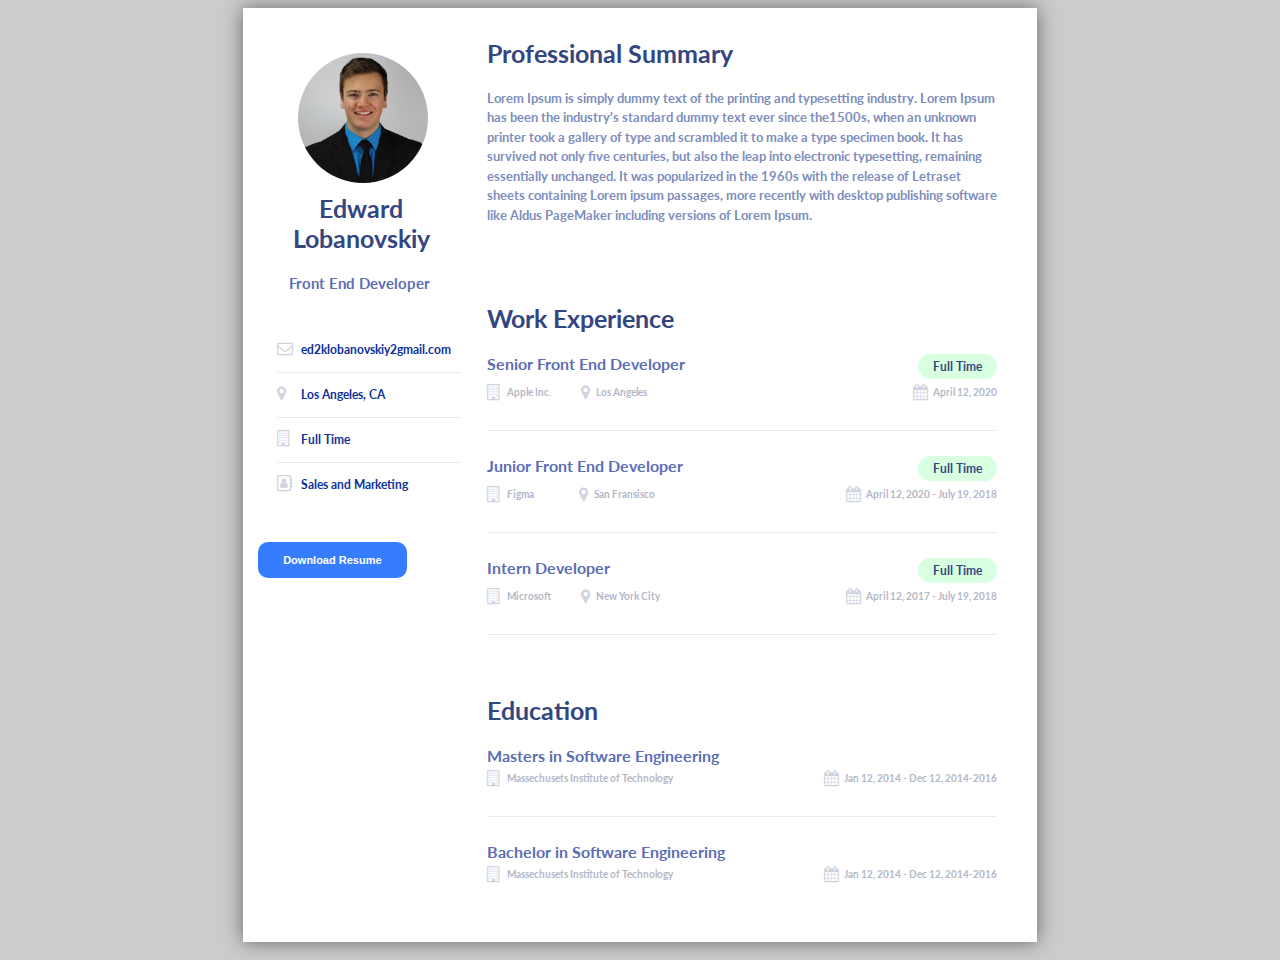
<file: Candidate Profile/index.html>
<html>
<head>
	<title>Candidate Profile</title>
	<meta name="author" content="Sivabhagya Jawahar">
	<meta name="description" content="Web page of candidate profile using HTML and CSS">
	<meta name="viewport" content="width=device-width, initial-scale=1.0">
	<link rel="stylesheet" href="css/style.css">
	<link rel="stylesheet" href="https://cdnjs.cloudflare.com/ajax/libs/font-awesome/4.7.0/css/font-awesome.min.css">
	<link href='https://fonts.googleapis.com/css?family=Lato' rel='stylesheet'>
</head>
<body>
	<page size="A4">
		<div class="profile_content">
			<div class="page_left">
				<div class="page_left_top">
					<img src="assets/profile_image.jpg" alt="profile_image">
					<div class="name_block">
						<h2 class="name">Edward Lobanovskiy</h2>
						<h4>Front End Developer</h4>
					</div>
				</div>
				<div class="page_left_bottom">
					<div class="profile_details">
						<div>
							<i class="fa fa-envelope-o"></i>	
							<span>ed2klobanovskiy2gmail.com</span>
						</div>
						<div class="line_block"></div>
					</div>
					<div class="profile_details">
						<div>
							<i class="fa fa-map-marker"></i>	
							<span>Los Angeles, CA</span>
						</div>
						<div class="line_block"></div>
					</div>
					<div class="profile_details">
						<div>
							<i class="fa fa-building-o"></i>	
							<span>Full Time</span>
						</div>
						<div class="line_block"></div>
					</div>
					<div class="profile_details">
						<div>
							<i class="fa fa-address-book-o"></i>	
							<span>Sales and Marketing</span>
						</div>
					</div>
					<div class="button_block">
						<button>Download Resume</button>
					</div>
				</div>
			</div>
			<div class="page_right">
				<div class="summary">
					<h2 class="name">Professional Summary</h2>
					<p>Lorem Ipsum is simply dummy text of the printing and typesetting industry. Lorem Ipsum has
					been the industry's standard dummy text ever since the1500s, when an unknown printer took
					a gallery of type and scrambled it to make a type specimen book. It has survived not only
					five centuries, but also the leap into electronic typesetting, remaining essentially unchanged. It was
					popularized in the 1960s with the release of Letraset sheets containing Lorem ipsum passages,
					more recently with desktop publishing software like Aldus PageMaker including versions of
					Lorem Ipsum.
					</p>
				</div>
				<div class="experience">
					<h2 class="name">Work Experience</h2>
					<div class="experience_content">
						<div class="position">Senior Front End Developer
							<span class="label"> Full Time</span> 
						</div>
						<div class="experience_details">
							<div>
								<span>
									<i class="fa fa-building-o"></i>	
									<span class="text_content">Apple Inc.</span>
								</span>
								<span class="padding_left_30">
									<i class="fa fa-map-marker"></i>	
									<span class="text_content">Los Angeles</span>
								</span>
							</div>
							<div>
								<i class="fa fa-calendar"></i>	
								<span class="text_content">April 12, 2020</span>
							</div>
						</div>
						<div class="line_block_right"></div>
					</div>
					<div class="experience_content">
						<div class="position">Junior Front End Developer
							<span class="label"> Full Time</span> 
						</div>
						<div class="experience_details">
							<div>
								<span>
									<i class="fa fa-building-o"></i>	
									<span class="text_content">Figma</span>
								</span>
								<span class="padding_left_45">
									<i class="fa fa-map-marker"></i>	
									<span class="text_content">San Fransisco</span>
								</span>
							</div>
							<div>
								<i class="fa fa-calendar"></i>	
								<span class="text_content">April 12, 2020 - July 19, 2018</span>
							</div>
						</div>
						<div class="line_block_right"></div>
					</div>
					<div class="experience_content">
						<div class="position">Intern Developer
							<span class="label"> Full Time</span> 
						</div>
						<div class="experience_details">
							<div>
								<span>
									<i class="fa fa-building-o"></i>	
									<span class="text_content">Microsoft</span>
								</span>
								<span class="padding_left_30">
									<i class="fa fa-map-marker"></i>	
									<span class="text_content">New York City</span>
								</span>
							</div>
							<div>
								<i class="fa fa-calendar"></i>	
								<span class="text_content">April 12, 2017 - July 19, 2018</span>
							</div>
						</div>
						<div class="line_block_right"></div>
					</div>
				</div>
				<div class="education">
					<h2 class="name">Education</h2>
					<div class="experience_content">
						<div class="position">Masters in Software Engineering</div>
						<div class="experience_details">
							<span>
								<i class="fa fa-building-o"></i>	
								<span class="text_content">Massechusets Institute of Technology</span>
							</span>
							<span>
								<i class="fa fa-calendar"></i>	
								<span class="text_content">Jan 12, 2014 - Dec 12, 2014-2016</span>
							</span>
						</div>
						<div class="line_block_right"></div>
					</div>
					<div class="experience_content">
						<div class="position">Bachelor in Software Engineering</div>
						<div class="experience_details">
							<span>
								<i class="fa fa-building-o"></i>	
								<span class="text_content">Massechusets Institute of Technology</span>
							</span>
							<span>
								<i class="fa fa-calendar"></i>	
								<span class="text_content">Jan 12, 2014 - Dec 12, 2014-2016</span>
							</span>
						</div>
					</div>
				</div>
			</div>
		</div>
	</page>
</body>
</html>
</file>
<file: Candidate Profile/css/style.css>
:root {
  --lightgrey: #CCCCCC;
  --midslategrey: #d1d4e0;
  --darkgrey : #b3b7c7;
  --darkblue : #334680;
  --brightblue: #367cff;
  --lightblue: #5b6db5;
  --midslateblue: #344780;
  --navyblue: #0c3099;
  --paleblue: #7d8dbd;
  --palegreen: #d7ffe0;
  --white: #ffffff;
  --black: 0,0,0;
  --Gray54: 138, 149, 181;
}

body {
  background: var(--lightgrey); 
  font-family: Lato;
}

page {
  background: var(--white);
  display: block;
  margin: 0 auto;
  margin-bottom: 0.5cm;
  box-shadow: 0 0 0.5cm rgba(var(--black),0.5);
}

page[size="A4"] {  
  width: 21cm;
  height: 24.7cm; 
}

.profile_content {
  display: flex;
  width: 100%;
  height: 100%;
}

.page_left {
  display: flex;
  flex-direction: column;
  width: 30%;
  height: 100%;
}

.page_left_top {
  width: 100%;
  height: 30%;
  margin-top: 20px;
}

img {
  max-width: 130px;
  max-height: 130px;
  border-radius: 50%;
  margin-top: 25px;
  margin-left: 55px;
  width: 100%;
  height: auto;
}

.name {
  font-size: 25px;
  font-weight: bold;
}

.name_block {
  text-align: center;
}

.name_block > h2 {
  margin-top: 10px;
  margin-left: 18px;
  color: var(--darkblue);
}

.name_block > h4 {
  font-size: 15px;
  margin-left: 15px;
  color: var(--lightblue);
}

.page_left_bottom {
  margin-top: 20px;
  width: 100%;
  height: 70%;
}

.profile_details {
  margin-left: 24px;
  padding-top: 10px;
}

.profile_details div {
  margin-left:10px;
}

.profile_details span {
  color: var(--navyblue);
  font-weight: bold;
  font-size: 12px;
}

i {
  color: var(--midslategrey);
  width: 20px;
}

.line_block {
  padding-top: 15px;
  border-bottom: 1px solid rgba(var(--Gray54), 0.2);
}

.line_block_right {
  padding-top: 30px;
  border-bottom: 1px solid rgba(var(--Gray54), 0.2);
}

.button_block {
  margin-top: 50px;
  margin-left: 15px;
}

.button_block button {
  background-color: var(--brightblue);
  border: none;
  color: var(--white);
  padding: 12px 25px;
  font-size: 11px;
  font-weight: bold;
  border-radius: 10px;
  user-select: none;
}

.page_right {
  padding-left: 25px;
  padding-right: 40px;
  width:70%;
  height:100%;
}

.summary {
  padding-bottom: 20px;
}

.summary > h2 {
  margin-top: 30px;
  color: var(--darkblue);
}

.summary > p {
  text-align: left;
  color: var(--paleblue);
  font-size: 13px;
  font-weight: bold;
  line-height: 1.5;
}

.experience {
  padding: 40px 0;
}

.experience > h2 {
  margin-top: 5px;
  color: var(--darkblue);
}

.education {
  padding: 5px 0;
}

.label {
  background-color: var(--palegreen);
  color: var(--midslateblue);
  padding: 5px 15px;
  border-radius: 50px;
  font-size: 12px;
}

.position {
  color: var(--lightblue);
  font-weight: bold;
  font-size: 16px;
  display: flex;
  justify-content: space-between;
}

.experience_details {
  margin-top: 5px;
  display: flex;
  justify-content: space-between;
}

.experience_details .fa-map-marker {
  width: 15px !important;
}

.experience_details div, .experience_details span {
  display: flex;
  align-items: center;
}

.experience_content {
  margin-top: 15px;
  padding-bottom: 10px;
}

.text_content {
  font-size: 10px;
  font-weight: bold;
  color: var(--darkgrey);
}

.padding_left_30 {
  padding-left: 30px;
}

.padding_left_45 {
  padding-left: 45px;
}

.education > h2 {
  margin-top: 5px;
  color: var(--darkblue);
}
</file>
